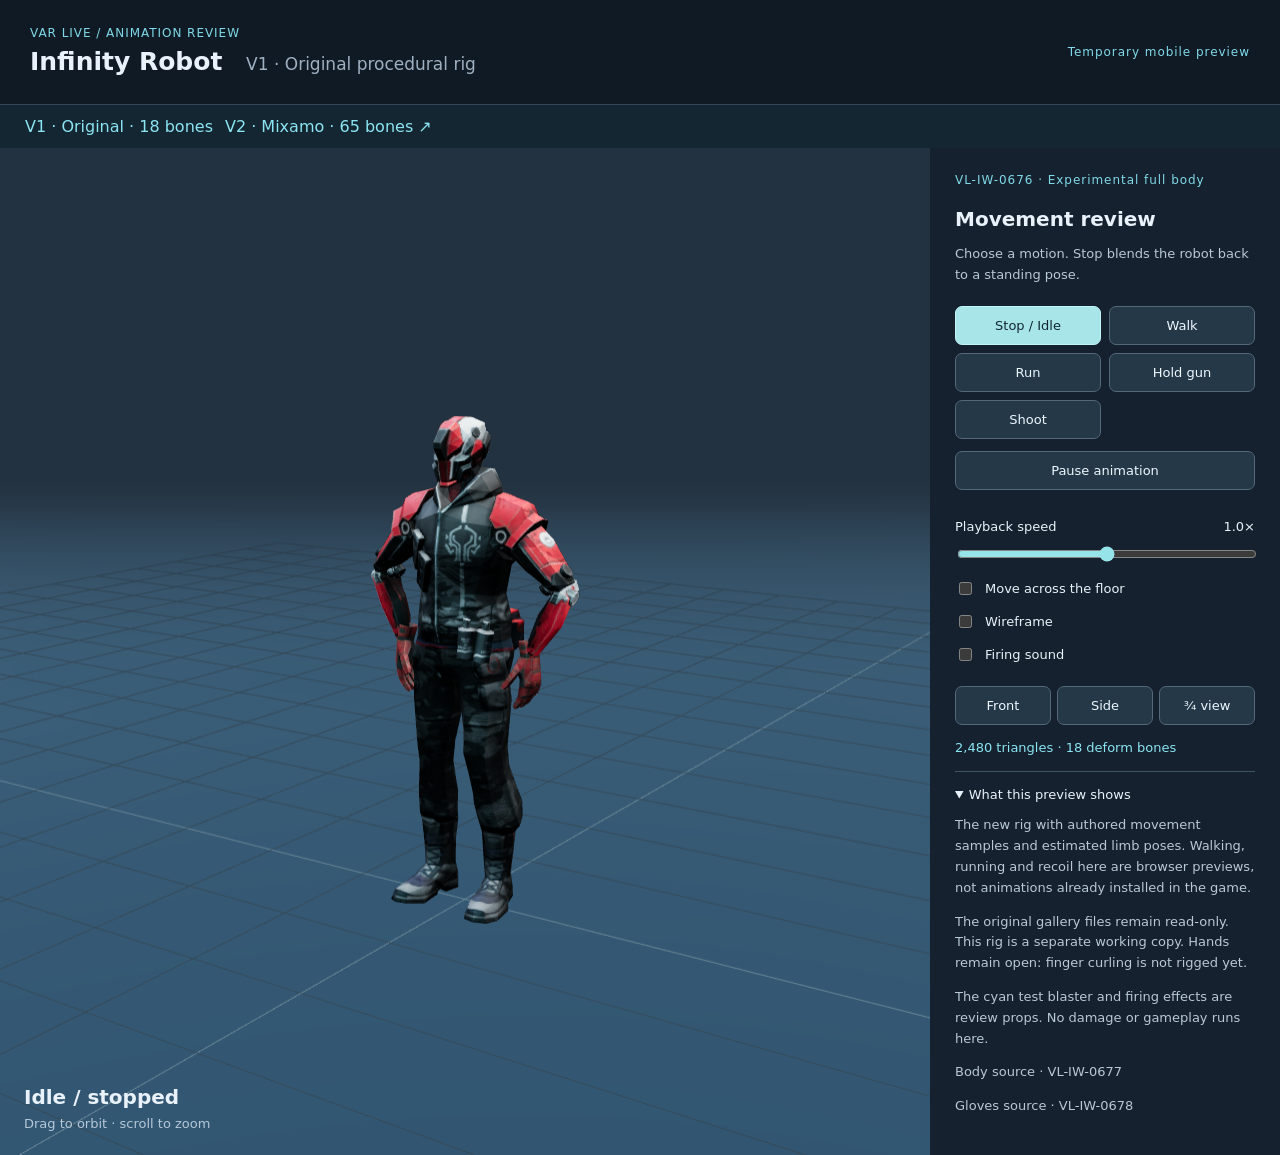
<file: index.html>
<!doctype html><html lang="en"><head><meta charset="utf-8"><meta name="viewport" content="width=device-width,initial-scale=1"><title>Infinity Robot · Rig preview</title><script type="importmap">{"imports":{"three":"./vendor/three.module.js"}}</script><link rel="stylesheet" href="rig-preview.css"></head><body><header><div><small>VAR LIVE / ANIMATION REVIEW</small><h1>Infinity Robot <span>V1 · Original procedural rig</span></h1></div><span class="tag">Temporary mobile preview</span></header><nav class="versions" aria-label="Preview versions" style="display:flex;gap:12px;flex-wrap:wrap;padding:12px 25px;background:#142632"><a href="index.html" aria-current="page">V1 · Original · 18 bones</a><a href="rig-preview-v2.html">V2 · Mixamo · 65 bones ↗</a></nav><main><section id="stage"><canvas aria-label="Rotate and zoom the animated robot"></canvas><div id="loading" role="status">Loading rig and original textures…</div><div class="overlay"><b id="state">Idle / stopped</b><span>Drag to orbit · scroll to zoom</span></div></section><aside><div class="tag">VL-IW-0676 · Experimental full body</div><h2>Movement review</h2><p>Choose a motion. Stop blends the robot back to a standing pose.</p><div class="actions" aria-label="Animation controls"><button data-action="idle" aria-pressed="true">Stop / Idle</button><button data-action="walk" aria-pressed="false">Walk</button><button data-action="run" aria-pressed="false">Run</button><button data-action="hold" aria-pressed="false">Hold gun</button><button data-action="shoot" aria-pressed="false">Shoot</button></div><button id="pause">Pause animation</button><label>Playback speed <output id="speed-value">1.0×</output><input id="speed" type="range" min="0.25" max="1.75" step="0.05" value="1"></label><label class="check"><input id="travel" type="checkbox"> Move across the floor</label><label class="check"><input id="wire" type="checkbox"> Wireframe</label><label class="check"><input id="sound" type="checkbox"> Firing sound</label><div class="views"><button data-view="front">Front</button><button data-view="side">Side</button><button data-view="three">¾ view</button></div><p id="metrics">2,480 triangles · 18 deform bones</p><details open><summary>What this preview shows</summary><p>The new rig with authored movement samples and estimated limb poses. Walking, running and recoil here are browser previews, not animations already installed in the game.</p><p>The original gallery files remain read-only. This rig is a separate working copy. Hands remain open: finger curling is not rigged yet.</p><p>The cyan test blaster and firing effects are review props. No damage or gameplay runs here.</p></details><p>Body source · VL-IW-0677</p><p>Gloves source · VL-IW-0678</p></aside></main><script type="module" src="rig-preview.js"></script></body></html>
</file>
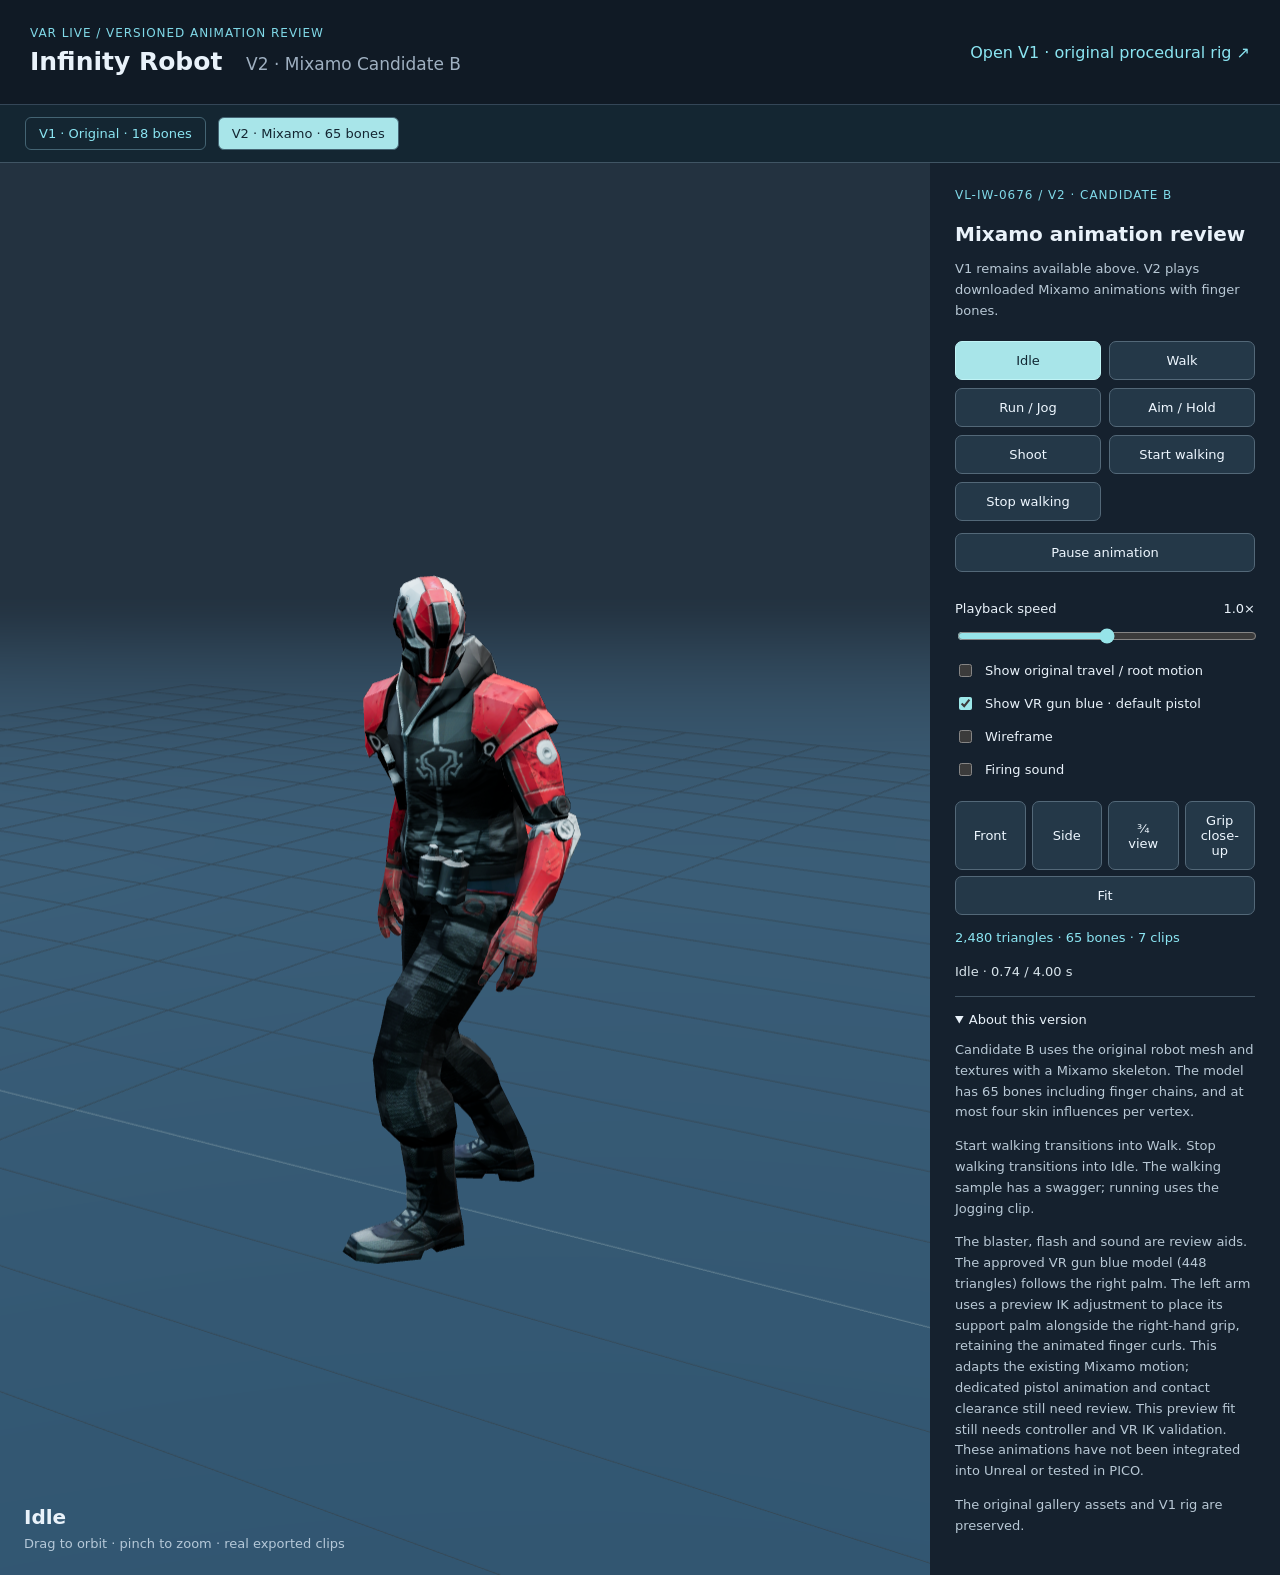
<file: rig-preview-v2.html>
<!doctype html><html lang="en"><head><meta charset="utf-8"><meta name="viewport" content="width=device-width,initial-scale=1"><title>Infinity Robot · V2 Mixamo</title><script type="importmap">{"imports":{"three":"./vendor/three.module.js"}}</script><link rel="stylesheet" href="rig-preview-v2.css"></head><body><header><div><small>VAR LIVE / VERSIONED ANIMATION REVIEW</small><h1>Infinity Robot <span>V2 · Mixamo Candidate B</span></h1></div><a href="index.html">Open V1 · original procedural rig ↗</a></header><nav class="versions" aria-label="Preview versions"><a href="index.html">V1 · Original · 18 bones</a><a href="rig-preview-v2.html" aria-current="page">V2 · Mixamo · 65 bones</a></nav><main><section id="stage"><canvas aria-label="Rotatable Mixamo robot preview"></canvas><div id="loading" role="status">Loading V2 model and seven animation clips…</div><div class="overlay"><b id="state">Idle</b><span>Drag to orbit · pinch to zoom · real exported clips</span></div></section><aside><div class="tag">VL-IW-0676 / V2 · CANDIDATE B</div><h2>Mixamo animation review</h2><p>V1 remains available above. V2 plays downloaded Mixamo animations with finger bones.</p><div class="actions" aria-label="Animation controls"><button data-action="Idle" aria-pressed="true">Idle</button><button data-action="Walk" aria-pressed="false">Walk</button><button data-action="Run" aria-pressed="false">Run / Jog</button><button data-action="Aim" aria-pressed="false">Aim / Hold</button><button data-action="Shoot" aria-pressed="false">Shoot</button><button data-action="StartWalk" aria-pressed="false">Start walking</button><button data-action="StopWalk" aria-pressed="false">Stop walking</button></div><button id="pause">Pause animation</button><label>Playback speed <output id="speed-value">1.0×</output><input id="speed" type="range" min="0.25" max="1.75" step="0.05" value="1"></label><label class="check"><input id="root-motion" type="checkbox"> Show original travel / root motion</label><label class="check"><input id="gun" type="checkbox" checked> Show VR gun blue · default pistol</label><label class="check"><input id="wire" type="checkbox"> Wireframe</label><label class="check"><input id="sound" type="checkbox"> Firing sound</label><div class="views"><button data-view="front">Front</button><button data-view="side">Side</button><button data-view="three">¾ view</button><button data-view="grip">Grip close-up</button><button id="fit">Fit</button></div><p id="metrics">2,480 triangles · 65 bones · 7 clips</p><p id="clip-info" role="status"></p><details open><summary>About this version</summary><p>Candidate B uses the original robot mesh and textures with a Mixamo skeleton. The model has 65 bones including finger chains, and at most four skin influences per vertex.</p><p>Start walking transitions into Walk. Stop walking transitions into Idle. The walking sample has a swagger; running uses the Jogging clip.</p><p>The blaster, flash and sound are review aids. The approved VR gun blue model (448 triangles) follows the right palm. The left arm uses a preview IK adjustment to place its support palm alongside the right-hand grip, retaining the animated finger curls. This adapts the existing Mixamo motion; dedicated pistol animation and contact clearance still need review. This preview fit still needs controller and VR IK validation. These animations have not been integrated into Unreal or tested in PICO.</p><p>The original gallery assets and V1 rig are preserved.</p></details></aside></main><script type="module" src="rig-preview-v2.js?grip=5"></script></body></html>
</file>
<file: rig-preview.css>
:root{color-scheme:dark;font-family:system-ui,sans-serif;background:#101a25;color:#e9f2fa}*{box-sizing:border-box}body{margin:0}header{padding:22px 30px;border-bottom:1px solid #344657;display:flex;align-items:center;justify-content:space-between;gap:20px}small,.tag{color:#80d9e8;font-size:12px;letter-spacing:.08em}h1{font-size:25px;margin:6px 0}h1 span{font-size:17px;font-weight:400;color:#9fb0c1;margin-left:15px}a{color:#8be5f2;text-decoration:none}main{display:grid;grid-template-columns:minmax(0,1fr) 350px;min-height:calc(100vh - 103px)}#stage{position:relative;min-height:650px;background:#233240}canvas{width:100%;height:100%;position:absolute;display:block;touch-action:none}.overlay{position:absolute;left:24px;bottom:24px;display:flex;flex-direction:column;gap:7px;pointer-events:none}.overlay b{font-size:20px}.overlay span{color:#b5c8d8;font-size:13px}#loading{position:absolute;inset:0;display:grid;place-items:center;background:#233240}aside{padding:25px;background:#15212e}aside h2{font-size:20px;margin:20px 0 8px}p{font-size:13px;line-height:1.6;color:#b8c8d5}.actions{display:grid;grid-template-columns:1fr 1fr;gap:8px;margin:20px 0 12px}button{border:1px solid #536878;background:#243848;border-radius:7px;padding:11px;color:#eef7ff;font:inherit;font-size:13px;cursor:pointer}button:hover{background:#344e60}button[aria-pressed=true]{background:#a8e5e9;color:#102632;border-color:#c0f4f6}#pause{width:100%;margin-bottom:15px}label{display:block;margin:14px 0;font-size:13px}output{float:right}input[type=range]{width:100%;margin-top:12px;accent-color:#96e4e9}.check{display:flex;gap:10px;align-items:center}.check input{accent-color:#9ce8e9}.views{display:flex;gap:6px;margin-top:22px}.views button{flex:1}aside>a{display:block;font-size:12px;margin-top:12px}details{border-top:1px solid #405362;padding-top:15px;font-size:13px}summary{cursor:pointer}#metrics{color:#8be5f2}@media(max-width:800px){header{padding:15px;display:block}header>a{font-size:13px}h1 span{display:block;margin:5px 0}main{grid-template-columns:1fr}#stage{min-height:60vh}aside{padding:22px}.actions{grid-template-columns:repeat(3,1fr)}}
</file>
<file: rig-preview-v2.css>
@import url('./rig-preview.css');
.versions{display:flex;gap:12px;flex-wrap:wrap;padding:12px 25px;background:#142632;border-bottom:1px solid #405564}.versions a{padding:8px 13px;border:1px solid #446473;border-radius:6px;font-size:13px}.versions [aria-current=page]{background:#a8e5e9;color:#142632}main{min-height:calc(100vh - 163px)}.views{flex-wrap:wrap}.views button{min-width:60px}#clip-info{font-variant-numeric:tabular-nums;color:#d8e4eb}button:disabled{opacity:.5;cursor:wait}@media(max-width:800px){.versions{padding:10px 15px;gap:7px}.versions a{font-size:12px;padding:8px}.actions{grid-template-columns:1fr 1fr}}
</file>
